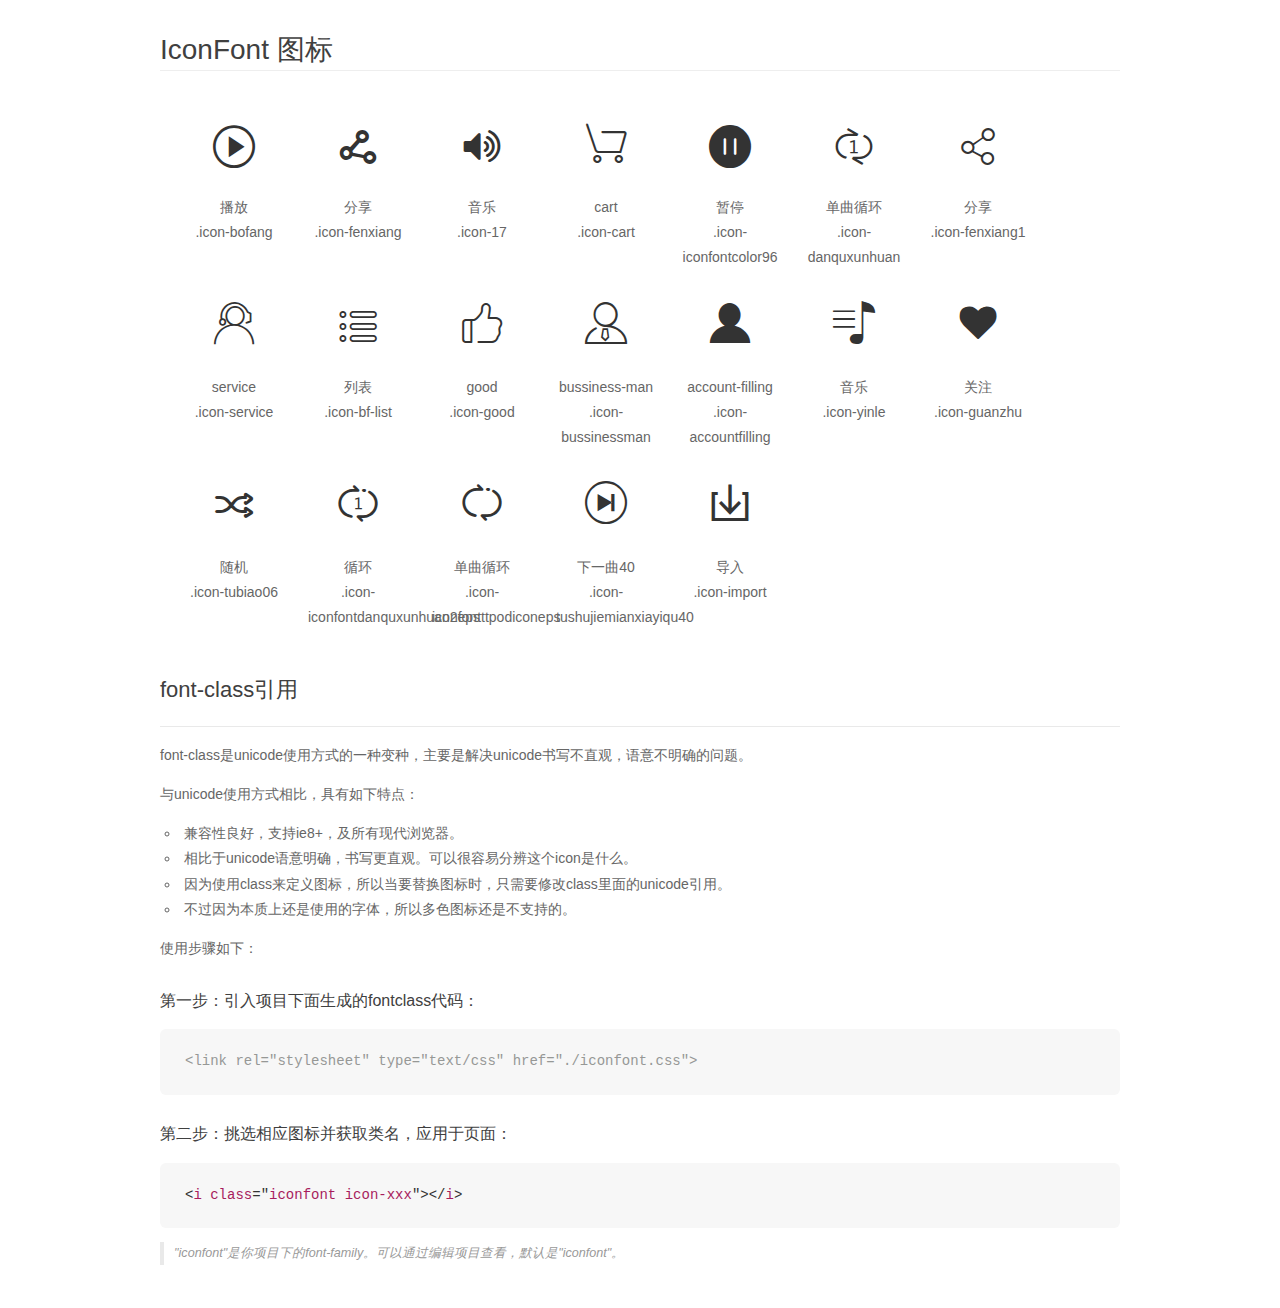
<file: icon/demo_fontclass.html>
<!DOCTYPE html>
<html>
<head>
    <meta charset="utf-8"/>
    <title>IconFont</title>
    <link rel="stylesheet" href="demo.css">
    <link rel="stylesheet" href="iconfont.css">
</head>
<body>
    <div class="main markdown">
        <h1>IconFont 图标</h1>
        <ul class="icon_lists clear">
            
                <li>
                <i class="icon iconfont icon-bofang"></i>
                    <div class="name">播放</div>
                    <div class="fontclass">.icon-bofang</div>
                </li>
            
                <li>
                <i class="icon iconfont icon-fenxiang"></i>
                    <div class="name">分享</div>
                    <div class="fontclass">.icon-fenxiang</div>
                </li>
            
                <li>
                <i class="icon iconfont icon-17"></i>
                    <div class="name">音乐</div>
                    <div class="fontclass">.icon-17</div>
                </li>
            
                <li>
                <i class="icon iconfont icon-cart"></i>
                    <div class="name">cart</div>
                    <div class="fontclass">.icon-cart</div>
                </li>
            
                <li>
                <i class="icon iconfont icon-iconfontcolor96"></i>
                    <div class="name">暂停</div>
                    <div class="fontclass">.icon-iconfontcolor96</div>
                </li>
            
                <li>
                <i class="icon iconfont icon-danquxunhuan"></i>
                    <div class="name">单曲循环</div>
                    <div class="fontclass">.icon-danquxunhuan</div>
                </li>
            
                <li>
                <i class="icon iconfont icon-fenxiang1"></i>
                    <div class="name">分享</div>
                    <div class="fontclass">.icon-fenxiang1</div>
                </li>
            
                <li>
                <i class="icon iconfont icon-service"></i>
                    <div class="name">service</div>
                    <div class="fontclass">.icon-service</div>
                </li>
            
                <li>
                <i class="icon iconfont icon-bf-list"></i>
                    <div class="name">列表</div>
                    <div class="fontclass">.icon-bf-list</div>
                </li>
            
                <li>
                <i class="icon iconfont icon-good"></i>
                    <div class="name">good</div>
                    <div class="fontclass">.icon-good</div>
                </li>
            
                <li>
                <i class="icon iconfont icon-bussinessman"></i>
                    <div class="name">bussiness-man</div>
                    <div class="fontclass">.icon-bussinessman</div>
                </li>
            
                <li>
                <i class="icon iconfont icon-accountfilling"></i>
                    <div class="name">account-filling</div>
                    <div class="fontclass">.icon-accountfilling</div>
                </li>
            
                <li>
                <i class="icon iconfont icon-yinle"></i>
                    <div class="name">音乐</div>
                    <div class="fontclass">.icon-yinle</div>
                </li>
            
                <li>
                <i class="icon iconfont icon-guanzhu"></i>
                    <div class="name">关注</div>
                    <div class="fontclass">.icon-guanzhu</div>
                </li>
            
                <li>
                <i class="icon iconfont icon-tubiao06"></i>
                    <div class="name">随机</div>
                    <div class="fontclass">.icon-tubiao06</div>
                </li>
            
                <li>
                <i class="icon iconfont icon-iconfontdanquxunhuan2eps"></i>
                    <div class="name">循环</div>
                    <div class="fontclass">.icon-iconfontdanquxunhuan2eps</div>
                </li>
            
                <li>
                <i class="icon iconfont icon-iconfontttpodiconeps"></i>
                    <div class="name">单曲循环</div>
                    <div class="fontclass">.icon-iconfontttpodiconeps</div>
                </li>
            
                <li>
                <i class="icon iconfont icon-tushujiemianxiayiqu40"></i>
                    <div class="name">下一曲40</div>
                    <div class="fontclass">.icon-tushujiemianxiayiqu40</div>
                </li>
            
                <li>
                <i class="icon iconfont icon-import"></i>
                    <div class="name">导入</div>
                    <div class="fontclass">.icon-import</div>
                </li>
            
        </ul>

        <h2 id="font-class-">font-class引用</h2>
        <hr>

        <p>font-class是unicode使用方式的一种变种，主要是解决unicode书写不直观，语意不明确的问题。</p>
        <p>与unicode使用方式相比，具有如下特点：</p>
        <ul>
        <li>兼容性良好，支持ie8+，及所有现代浏览器。</li>
        <li>相比于unicode语意明确，书写更直观。可以很容易分辨这个icon是什么。</li>
        <li>因为使用class来定义图标，所以当要替换图标时，只需要修改class里面的unicode引用。</li>
        <li>不过因为本质上还是使用的字体，所以多色图标还是不支持的。</li>
        </ul>
        <p>使用步骤如下：</p>
        <h3 id="-fontclass-">第一步：引入项目下面生成的fontclass代码：</h3>


        <pre><code class="lang-js hljs javascript"><span class="hljs-comment">&lt;link rel="stylesheet" type="text/css" href="./iconfont.css"&gt;</span></code></pre>
        <h3 id="-">第二步：挑选相应图标并获取类名，应用于页面：</h3>
        <pre><code class="lang-css hljs">&lt;<span class="hljs-selector-tag">i</span> <span class="hljs-selector-tag">class</span>="<span class="hljs-selector-tag">iconfont</span> <span class="hljs-selector-tag">icon-xxx</span>"&gt;&lt;/<span class="hljs-selector-tag">i</span>&gt;</code></pre>
        <blockquote>
        <p>"iconfont"是你项目下的font-family。可以通过编辑项目查看，默认是"iconfont"。</p>
        </blockquote>
    </div>
</body>
</html>
</file>
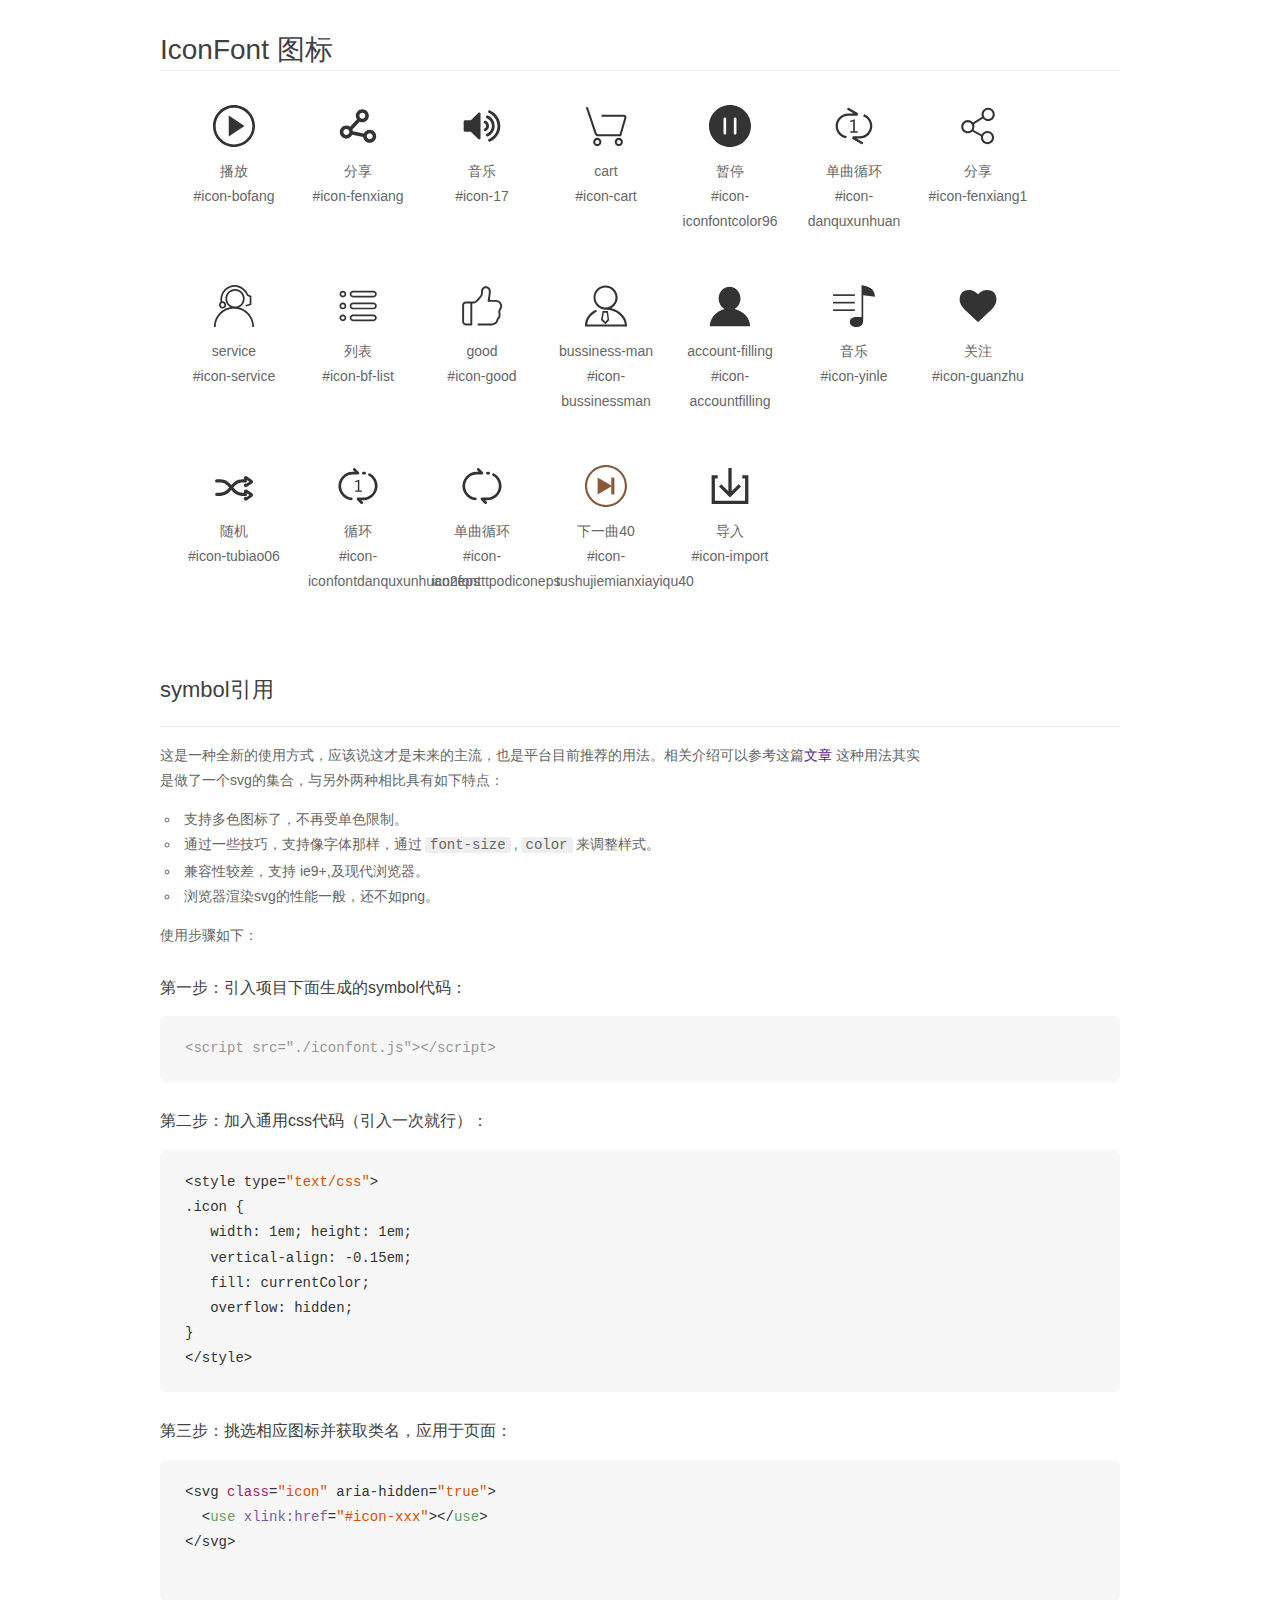
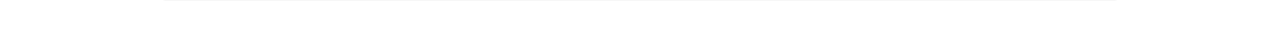
<file: icon/demo_symbol.html>
<!DOCTYPE html>
<html>
<head>
    <meta charset="utf-8"/>
    <title>IconFont</title>
    <link rel="stylesheet" href="demo.css">
    <script src="iconfont.js"></script>

    <style type="text/css">
        .icon {
          /* 通过设置 font-size 来改变图标大小 */
          width: 1em; height: 1em;
          /* 图标和文字相邻时，垂直对齐 */
          vertical-align: -0.15em;
          /* 通过设置 color 来改变 SVG 的颜色/fill */
          fill: currentColor;
          /* path 和 stroke 溢出 viewBox 部分在 IE 下会显示
             normalize.css 中也包含这行 */
          overflow: hidden;
        }

    </style>
</head>
<body>
    <div class="main markdown">
        <h1>IconFont 图标</h1>
        <ul class="icon_lists clear">
            
                <li>
                    <svg class="icon" aria-hidden="true">
                        <use xlink:href="#icon-bofang"></use>
                    </svg>
                    <div class="name">播放</div>
                    <div class="fontclass">#icon-bofang</div>
                </li>
            
                <li>
                    <svg class="icon" aria-hidden="true">
                        <use xlink:href="#icon-fenxiang"></use>
                    </svg>
                    <div class="name">分享</div>
                    <div class="fontclass">#icon-fenxiang</div>
                </li>
            
                <li>
                    <svg class="icon" aria-hidden="true">
                        <use xlink:href="#icon-17"></use>
                    </svg>
                    <div class="name">音乐</div>
                    <div class="fontclass">#icon-17</div>
                </li>
            
                <li>
                    <svg class="icon" aria-hidden="true">
                        <use xlink:href="#icon-cart"></use>
                    </svg>
                    <div class="name">cart</div>
                    <div class="fontclass">#icon-cart</div>
                </li>
            
                <li>
                    <svg class="icon" aria-hidden="true">
                        <use xlink:href="#icon-iconfontcolor96"></use>
                    </svg>
                    <div class="name">暂停</div>
                    <div class="fontclass">#icon-iconfontcolor96</div>
                </li>
            
                <li>
                    <svg class="icon" aria-hidden="true">
                        <use xlink:href="#icon-danquxunhuan"></use>
                    </svg>
                    <div class="name">单曲循环</div>
                    <div class="fontclass">#icon-danquxunhuan</div>
                </li>
            
                <li>
                    <svg class="icon" aria-hidden="true">
                        <use xlink:href="#icon-fenxiang1"></use>
                    </svg>
                    <div class="name">分享</div>
                    <div class="fontclass">#icon-fenxiang1</div>
                </li>
            
                <li>
                    <svg class="icon" aria-hidden="true">
                        <use xlink:href="#icon-service"></use>
                    </svg>
                    <div class="name">service</div>
                    <div class="fontclass">#icon-service</div>
                </li>
            
                <li>
                    <svg class="icon" aria-hidden="true">
                        <use xlink:href="#icon-bf-list"></use>
                    </svg>
                    <div class="name">列表</div>
                    <div class="fontclass">#icon-bf-list</div>
                </li>
            
                <li>
                    <svg class="icon" aria-hidden="true">
                        <use xlink:href="#icon-good"></use>
                    </svg>
                    <div class="name">good</div>
                    <div class="fontclass">#icon-good</div>
                </li>
            
                <li>
                    <svg class="icon" aria-hidden="true">
                        <use xlink:href="#icon-bussinessman"></use>
                    </svg>
                    <div class="name">bussiness-man</div>
                    <div class="fontclass">#icon-bussinessman</div>
                </li>
            
                <li>
                    <svg class="icon" aria-hidden="true">
                        <use xlink:href="#icon-accountfilling"></use>
                    </svg>
                    <div class="name">account-filling</div>
                    <div class="fontclass">#icon-accountfilling</div>
                </li>
            
                <li>
                    <svg class="icon" aria-hidden="true">
                        <use xlink:href="#icon-yinle"></use>
                    </svg>
                    <div class="name">音乐</div>
                    <div class="fontclass">#icon-yinle</div>
                </li>
            
                <li>
                    <svg class="icon" aria-hidden="true">
                        <use xlink:href="#icon-guanzhu"></use>
                    </svg>
                    <div class="name">关注</div>
                    <div class="fontclass">#icon-guanzhu</div>
                </li>
            
                <li>
                    <svg class="icon" aria-hidden="true">
                        <use xlink:href="#icon-tubiao06"></use>
                    </svg>
                    <div class="name">随机</div>
                    <div class="fontclass">#icon-tubiao06</div>
                </li>
            
                <li>
                    <svg class="icon" aria-hidden="true">
                        <use xlink:href="#icon-iconfontdanquxunhuan2eps"></use>
                    </svg>
                    <div class="name">循环</div>
                    <div class="fontclass">#icon-iconfontdanquxunhuan2eps</div>
                </li>
            
                <li>
                    <svg class="icon" aria-hidden="true">
                        <use xlink:href="#icon-iconfontttpodiconeps"></use>
                    </svg>
                    <div class="name">单曲循环</div>
                    <div class="fontclass">#icon-iconfontttpodiconeps</div>
                </li>
            
                <li>
                    <svg class="icon" aria-hidden="true">
                        <use xlink:href="#icon-tushujiemianxiayiqu40"></use>
                    </svg>
                    <div class="name">下一曲40</div>
                    <div class="fontclass">#icon-tushujiemianxiayiqu40</div>
                </li>
            
                <li>
                    <svg class="icon" aria-hidden="true">
                        <use xlink:href="#icon-import"></use>
                    </svg>
                    <div class="name">导入</div>
                    <div class="fontclass">#icon-import</div>
                </li>
            
        </ul>


        <h2 id="symbol-">symbol引用</h2>
        <hr>

        <p>这是一种全新的使用方式，应该说这才是未来的主流，也是平台目前推荐的用法。相关介绍可以参考这篇<a href="">文章</a>
        这种用法其实是做了一个svg的集合，与另外两种相比具有如下特点：</p>
        <ul>
          <li>支持多色图标了，不再受单色限制。</li>
          <li>通过一些技巧，支持像字体那样，通过<code>font-size</code>,<code>color</code>来调整样式。</li>
          <li>兼容性较差，支持 ie9+,及现代浏览器。</li>
          <li>浏览器渲染svg的性能一般，还不如png。</li>
        </ul>
        <p>使用步骤如下：</p>
        <h3 id="-symbol-">第一步：引入项目下面生成的symbol代码：</h3>
        <pre><code class="lang-js hljs javascript"><span class="hljs-comment">&lt;script src="./iconfont.js"&gt;&lt;/script&gt;</span></code></pre>
        <h3 id="-css-">第二步：加入通用css代码（引入一次就行）：</h3>
        <pre><code class="lang-js hljs javascript">&lt;style type=<span class="hljs-string">"text/css"</span>&gt;
.icon {
   width: <span class="hljs-number">1</span>em; height: <span class="hljs-number">1</span>em;
   vertical-align: <span class="hljs-number">-0.15</span>em;
   fill: currentColor;
   overflow: hidden;
}
&lt;<span class="hljs-regexp">/style&gt;</span></code></pre>
        <h3 id="-">第三步：挑选相应图标并获取类名，应用于页面：</h3>
        <pre><code class="lang-js hljs javascript">&lt;svg <span class="hljs-class"><span class="hljs-keyword">class</span></span>=<span class="hljs-string">"icon"</span> aria-hidden=<span class="hljs-string">"true"</span>&gt;<span class="xml"><span class="hljs-tag">
  &lt;<span class="hljs-name">use</span> <span class="hljs-attr">xlink:href</span>=<span class="hljs-string">"#icon-xxx"</span>&gt;</span><span class="hljs-tag">&lt;/<span class="hljs-name">use</span>&gt;</span>
</span>&lt;<span class="hljs-regexp">/svg&gt;
        </span></code></pre>
    </div>
</body>
</html>
</file>
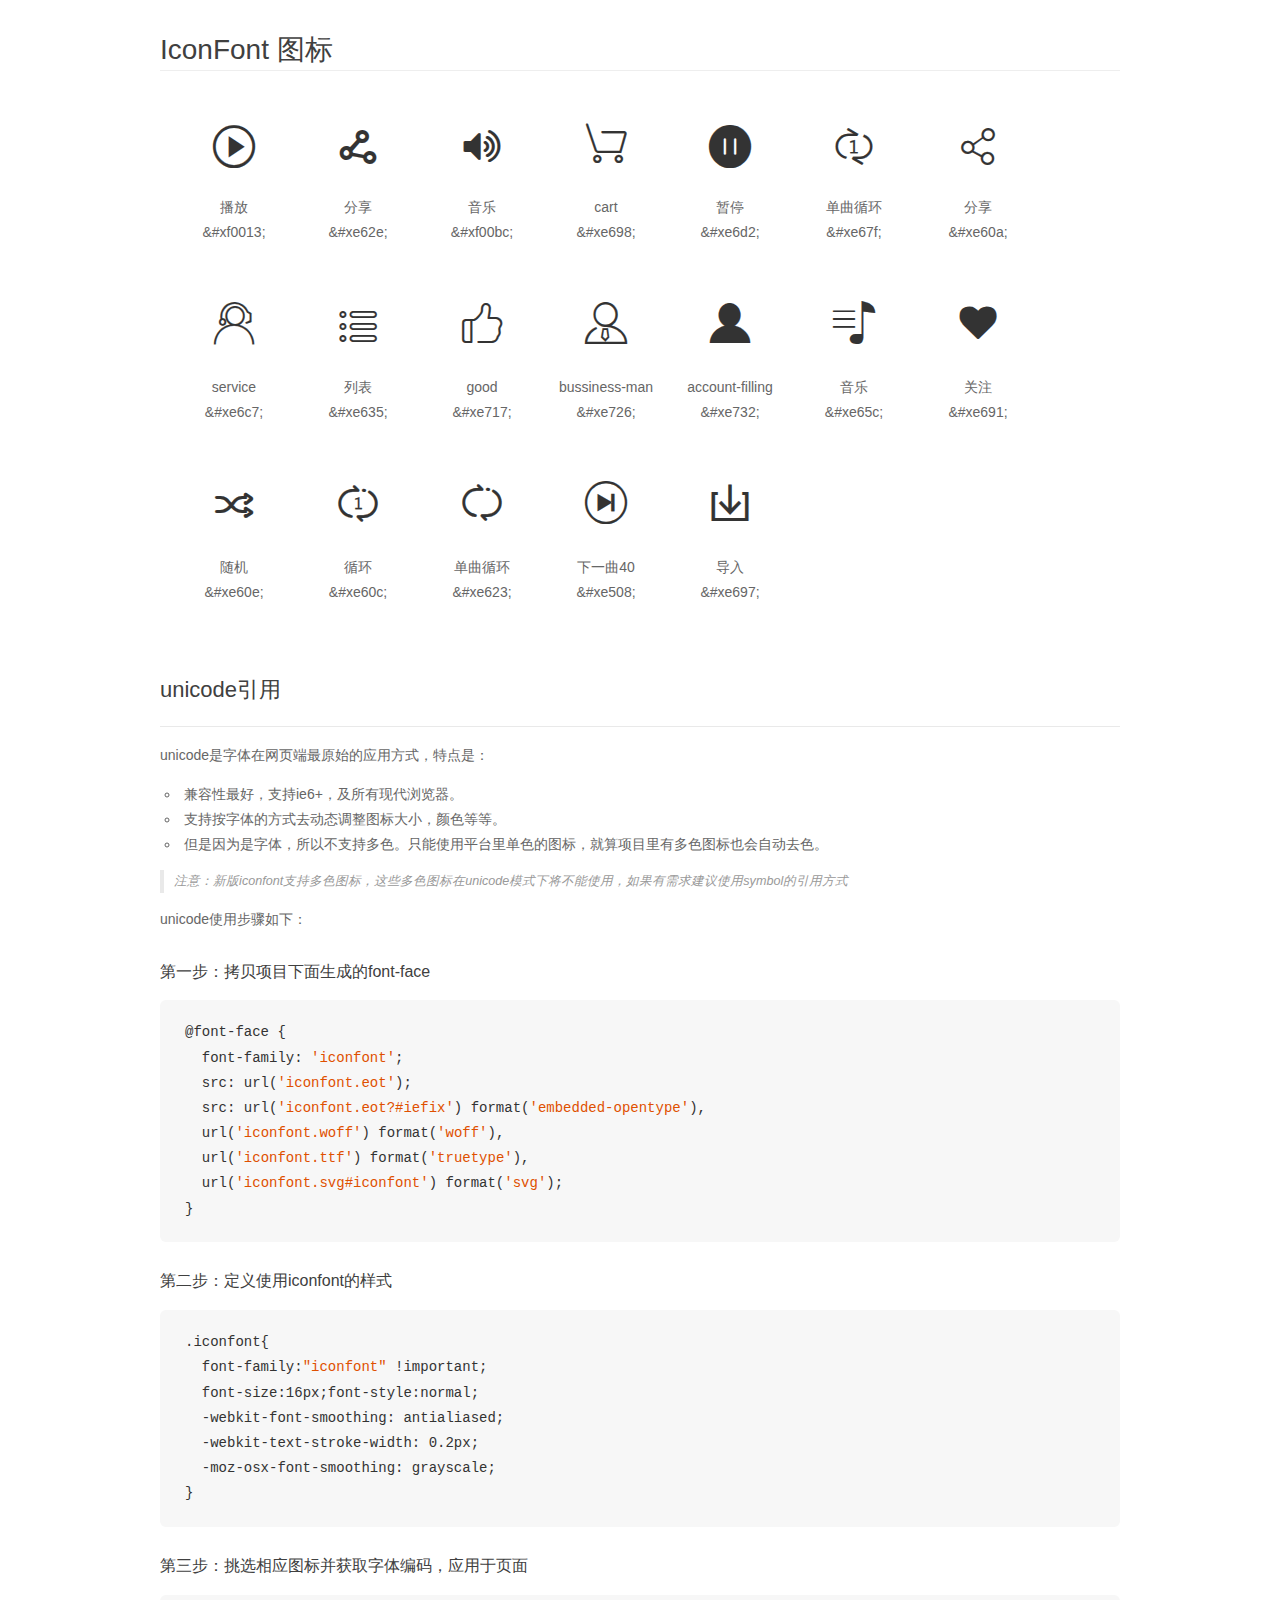
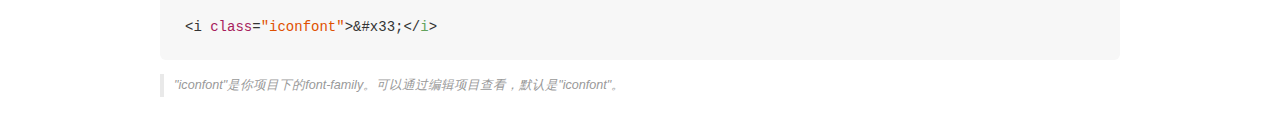
<file: icon/demo_unicode.html>
<!DOCTYPE html>
<html>
<head>
    <meta charset="utf-8"/>
    <title>IconFont</title>
    <link rel="stylesheet" href="demo.css">

    <style type="text/css">

        @font-face {font-family: "iconfont";
          src: url('iconfont.eot'); /* IE9*/
          src: url('iconfont.eot#iefix') format('embedded-opentype'), /* IE6-IE8 */
          url('iconfont.woff') format('woff'), /* chrome, firefox */
          url('iconfont.ttf') format('truetype'), /* chrome, firefox, opera, Safari, Android, iOS 4.2+*/
          url('iconfont.svg#iconfont') format('svg'); /* iOS 4.1- */
        }

        .iconfont {
          font-family:"iconfont" !important;
          font-size:16px;
          font-style:normal;
          -webkit-font-smoothing: antialiased;
          -webkit-text-stroke-width: 0.2px;
          -moz-osx-font-smoothing: grayscale;
        }

    </style>
</head>
<body>
    <div class="main markdown">
        <h1>IconFont 图标</h1>
        <ul class="icon_lists clear">
            
                <li>
                <i class="icon iconfont">&#xf0013;</i>
                    <div class="name">播放</div>
                    <div class="code">&amp;#xf0013;</div>
                </li>
            
                <li>
                <i class="icon iconfont">&#xe62e;</i>
                    <div class="name">分享</div>
                    <div class="code">&amp;#xe62e;</div>
                </li>
            
                <li>
                <i class="icon iconfont">&#xf00bc;</i>
                    <div class="name">音乐</div>
                    <div class="code">&amp;#xf00bc;</div>
                </li>
            
                <li>
                <i class="icon iconfont">&#xe698;</i>
                    <div class="name">cart</div>
                    <div class="code">&amp;#xe698;</div>
                </li>
            
                <li>
                <i class="icon iconfont">&#xe6d2;</i>
                    <div class="name">暂停</div>
                    <div class="code">&amp;#xe6d2;</div>
                </li>
            
                <li>
                <i class="icon iconfont">&#xe67f;</i>
                    <div class="name">单曲循环</div>
                    <div class="code">&amp;#xe67f;</div>
                </li>
            
                <li>
                <i class="icon iconfont">&#xe60a;</i>
                    <div class="name">分享</div>
                    <div class="code">&amp;#xe60a;</div>
                </li>
            
                <li>
                <i class="icon iconfont">&#xe6c7;</i>
                    <div class="name">service</div>
                    <div class="code">&amp;#xe6c7;</div>
                </li>
            
                <li>
                <i class="icon iconfont">&#xe635;</i>
                    <div class="name">列表</div>
                    <div class="code">&amp;#xe635;</div>
                </li>
            
                <li>
                <i class="icon iconfont">&#xe717;</i>
                    <div class="name">good</div>
                    <div class="code">&amp;#xe717;</div>
                </li>
            
                <li>
                <i class="icon iconfont">&#xe726;</i>
                    <div class="name">bussiness-man</div>
                    <div class="code">&amp;#xe726;</div>
                </li>
            
                <li>
                <i class="icon iconfont">&#xe732;</i>
                    <div class="name">account-filling</div>
                    <div class="code">&amp;#xe732;</div>
                </li>
            
                <li>
                <i class="icon iconfont">&#xe65c;</i>
                    <div class="name">音乐</div>
                    <div class="code">&amp;#xe65c;</div>
                </li>
            
                <li>
                <i class="icon iconfont">&#xe691;</i>
                    <div class="name">关注</div>
                    <div class="code">&amp;#xe691;</div>
                </li>
            
                <li>
                <i class="icon iconfont">&#xe60e;</i>
                    <div class="name">随机</div>
                    <div class="code">&amp;#xe60e;</div>
                </li>
            
                <li>
                <i class="icon iconfont">&#xe60c;</i>
                    <div class="name">循环</div>
                    <div class="code">&amp;#xe60c;</div>
                </li>
            
                <li>
                <i class="icon iconfont">&#xe623;</i>
                    <div class="name">单曲循环</div>
                    <div class="code">&amp;#xe623;</div>
                </li>
            
                <li>
                <i class="icon iconfont">&#xe508;</i>
                    <div class="name">下一曲40</div>
                    <div class="code">&amp;#xe508;</div>
                </li>
            
                <li>
                <i class="icon iconfont">&#xe697;</i>
                    <div class="name">导入</div>
                    <div class="code">&amp;#xe697;</div>
                </li>
            
        </ul>
        <h2 id="unicode-">unicode引用</h2>
        <hr>

        <p>unicode是字体在网页端最原始的应用方式，特点是：</p>
        <ul>
        <li>兼容性最好，支持ie6+，及所有现代浏览器。</li>
        <li>支持按字体的方式去动态调整图标大小，颜色等等。</li>
        <li>但是因为是字体，所以不支持多色。只能使用平台里单色的图标，就算项目里有多色图标也会自动去色。</li>
        </ul>
        <blockquote>
        <p>注意：新版iconfont支持多色图标，这些多色图标在unicode模式下将不能使用，如果有需求建议使用symbol的引用方式</p>
        </blockquote>
        <p>unicode使用步骤如下：</p>
        <h3 id="-font-face">第一步：拷贝项目下面生成的font-face</h3>
        <pre><code class="lang-js hljs javascript">@font-face {
  font-family: <span class="hljs-string">'iconfont'</span>;
  src: url(<span class="hljs-string">'iconfont.eot'</span>);
  src: url(<span class="hljs-string">'iconfont.eot?#iefix'</span>) format(<span class="hljs-string">'embedded-opentype'</span>),
  url(<span class="hljs-string">'iconfont.woff'</span>) format(<span class="hljs-string">'woff'</span>),
  url(<span class="hljs-string">'iconfont.ttf'</span>) format(<span class="hljs-string">'truetype'</span>),
  url(<span class="hljs-string">'iconfont.svg#iconfont'</span>) format(<span class="hljs-string">'svg'</span>);
}
</code></pre>
        <h3 id="-iconfont-">第二步：定义使用iconfont的样式</h3>
        <pre><code class="lang-js hljs javascript">.iconfont{
  font-family:<span class="hljs-string">"iconfont"</span> !important;
  font-size:<span class="hljs-number">16</span>px;font-style:normal;
  -webkit-font-smoothing: antialiased;
  -webkit-text-stroke-width: <span class="hljs-number">0.2</span>px;
  -moz-osx-font-smoothing: grayscale;
}
</code></pre>
        <h3 id="-">第三步：挑选相应图标并获取字体编码，应用于页面</h3>
        <pre><code class="lang-js hljs javascript">&lt;i <span class="hljs-class"><span class="hljs-keyword">class</span></span>=<span class="hljs-string">"iconfont"</span>&gt;&amp;#x33;<span class="xml"><span class="hljs-tag">&lt;/<span class="hljs-name">i</span>&gt;</span></span></code></pre>

        <blockquote>
        <p>"iconfont"是你项目下的font-family。可以通过编辑项目查看，默认是"iconfont"。</p>
        </blockquote>
    </div>


</body>
</html>
</file>
<file: icon/iconfont.css>
@font-face {font-family: "iconfont";
  src: url('iconfont.eot?t=1492657798272'); /* IE9*/
  src: url('iconfont.eot?t=1492657798272#iefix') format('embedded-opentype'), /* IE6-IE8 */
  url('iconfont.woff?t=1492657798272') format('woff'), /* chrome, firefox */
  url('iconfont.ttf?t=1492657798272') format('truetype'), /* chrome, firefox, opera, Safari, Android, iOS 4.2+*/
  url('iconfont.svg?t=1492657798272#iconfont') format('svg'); /* iOS 4.1- */
}

.iconfont {
  font-family:"iconfont" !important;
  font-size:16px;
  font-style:normal;
  -webkit-font-smoothing: antialiased;
  -moz-osx-font-smoothing: grayscale;
}

.icon-bofang:before { content: "\f0013"; }

.icon-fenxiang:before { content: "\e62e"; }

.icon-17:before { content: "\f00bc"; }

.icon-cart:before { content: "\e698"; }

.icon-iconfontcolor96:before { content: "\e6d2"; }

.icon-danquxunhuan:before { content: "\e67f"; }

.icon-fenxiang1:before { content: "\e60a"; }

.icon-service:before { content: "\e6c7"; }

.icon-bf-list:before { content: "\e635"; }

.icon-good:before { content: "\e717"; }

.icon-bussinessman:before { content: "\e726"; }

.icon-accountfilling:before { content: "\e732"; }

.icon-yinle:before { content: "\e65c"; }

.icon-guanzhu:before { content: "\e691"; }

.icon-tubiao06:before { content: "\e60e"; }

.icon-iconfontdanquxunhuan2eps:before { content: "\e60c"; }

.icon-iconfontttpodiconeps:before { content: "\e623"; }

.icon-tushujiemianxiayiqu40:before { content: "\e508"; }

.icon-import:before { content: "\e697"; }
</file>
<file: icon/demo.css>
*{margin: 0;padding: 0;list-style: none;}
/*
KISSY CSS Reset
理念：1. reset 的目的不是清除浏览器的默认样式，这仅是部分工作。清除和重置是紧密不可分的。
2. reset 的目的不是让默认样式在所有浏览器下一致，而是减少默认样式有可能带来的问题。
3. reset 期望提供一套普适通用的基础样式。但没有银弹，推荐根据具体需求，裁剪和修改后再使用。
特色：1. 适应中文；2. 基于最新主流浏览器。
维护：玉伯<lifesinger@gmail.com>, 正淳<ragecarrier@gmail.com>
 */

/** 清除内外边距 **/
body, h1, h2, h3, h4, h5, h6, hr, p, blockquote, /* structural elements 结构元素 */
dl, dt, dd, ul, ol, li, /* list elements 列表元素 */
pre, /* text formatting elements 文本格式元素 */
form, fieldset, legend, button, input, textarea, /* form elements 表单元素 */
th, td /* table elements 表格元素 */ {
  margin: 0;
  padding: 0;
}

/** 设置默认字体 **/
body,
button, input, select, textarea /* for ie */ {
  font: 12px/1.5 tahoma, arial, \5b8b\4f53, sans-serif;
}
h1, h2, h3, h4, h5, h6 { font-size: 100%; }
address, cite, dfn, em, var { font-style: normal; } /* 将斜体扶正 */
code, kbd, pre, samp { font-family: courier new, courier, monospace; } /* 统一等宽字体 */
small { font-size: 12px; } /* 小于 12px 的中文很难阅读，让 small 正常化 */

/** 重置列表元素 **/
ul, ol { list-style: none; }

/** 重置文本格式元素 **/
a { text-decoration: none; }
a:hover { text-decoration: underline; }


/** 重置表单元素 **/
legend { color: #000; } /* for ie6 */
fieldset, img { border: 0; } /* img 搭车：让链接里的 img 无边框 */
button, input, select, textarea { font-size: 100%; } /* 使得表单元素在 ie 下能继承字体大小 */
/* 注：optgroup 无法扶正 */

/** 重置表格元素 **/
table { border-collapse: collapse; border-spacing: 0; }

/* 清除浮动 */
.ks-clear:after, .clear:after {
  content: '\20';
  display: block;
  height: 0;
  clear: both;
}
.ks-clear, .clear {
  *zoom: 1;
}

.main {
  padding: 30px 100px;
width: 960px;
margin: 0 auto;
}
.main h1{font-size:36px; color:#333; text-align:left;margin-bottom:30px; border-bottom: 1px solid #eee;}

.helps{margin-top:40px;}
.helps pre{
  padding:20px;
  margin:10px 0;
  border:solid 1px #e7e1cd;
  background-color: #fffdef;
  overflow: auto;
}

.icon_lists{
  width: 100% !important;

}

.icon_lists li{
  float:left;
  width: 100px;
  height:180px;
  text-align: center;
  list-style: none !important;
}
.icon_lists .icon{
  font-size: 42px;
  line-height: 100px;
  margin: 10px 0;
  color:#333;
  -webkit-transition: font-size 0.25s ease-out 0s;
  -moz-transition: font-size 0.25s ease-out 0s;
  transition: font-size 0.25s ease-out 0s;

}
.icon_lists .icon:hover{
  font-size: 100px;
}



.markdown {
  color: #666;
  font-size: 14px;
  line-height: 1.8;
}

.highlight {
  line-height: 1.5;
}

.markdown img {
  vertical-align: middle;
  max-width: 100%;
}

.markdown h1 {
  color: #404040;
  font-weight: 500;
  line-height: 40px;
  margin-bottom: 24px;
}

.markdown h2,
.markdown h3,
.markdown h4,
.markdown h5,
.markdown h6 {
  color: #404040;
  margin: 1.6em 0 0.6em 0;
  font-weight: 500;
  clear: both;
}

.markdown h1 {
  font-size: 28px;
}

.markdown h2 {
  font-size: 22px;
}

.markdown h3 {
  font-size: 16px;
}

.markdown h4 {
  font-size: 14px;
}

.markdown h5 {
  font-size: 12px;
}

.markdown h6 {
  font-size: 12px;
}

.markdown hr {
  height: 1px;
  border: 0;
  background: #e9e9e9;
  margin: 16px 0;
  clear: both;
}

.markdown p,
.markdown pre {
  margin: 1em 0;
}

.markdown > p,
.markdown > blockquote,
.markdown > .highlight,
.markdown > ol,
.markdown > ul {
  width: 80%;
}

.markdown ul > li {
  list-style: circle;
}

.markdown > ul li,
.markdown blockquote ul > li {
  margin-left: 20px;
  padding-left: 4px;
}

.markdown > ul li p,
.markdown > ol li p {
  margin: 0.6em 0;
}

.markdown ol > li {
  list-style: decimal;
}

.markdown > ol li,
.markdown blockquote ol > li {
  margin-left: 20px;
  padding-left: 4px;
}

.markdown code {
  margin: 0 3px;
  padding: 0 5px;
  background: #eee;
  border-radius: 3px;
}

.markdown pre {
  border-radius: 6px;
  background: #f7f7f7;
  padding: 20px;
}

.markdown pre code {
  border: none;
  background: #f7f7f7;
  margin: 0;
}

.markdown strong,
.markdown b {
  font-weight: 600;
}

.markdown > table {
  border-collapse: collapse;
  border-spacing: 0px;
  empty-cells: show;
  border: 1px solid #e9e9e9;
  width: 95%;
  margin-bottom: 24px;
}

.markdown > table th {
  white-space: nowrap;
  color: #333;
  font-weight: 600;

}

.markdown > table th,
.markdown > table td {
  border: 1px solid #e9e9e9;
  padding: 8px 16px;
  text-align: left;
}

.markdown > table th {
  background: #F7F7F7;
}

.markdown blockquote {
  font-size: 90%;
  color: #999;
  border-left: 4px solid #e9e9e9;
  padding-left: 0.8em;
  margin: 1em 0;
  font-style: italic;
}

.markdown blockquote p {
  margin: 0;
}

.markdown .anchor {
  opacity: 0;
  transition: opacity 0.3s ease;
  margin-left: 8px;
}

.markdown .waiting {
  color: #ccc;
}

.markdown h1:hover .anchor,
.markdown h2:hover .anchor,
.markdown h3:hover .anchor,
.markdown h4:hover .anchor,
.markdown h5:hover .anchor,
.markdown h6:hover .anchor {
  opacity: 1;
  display: inline-block;
}

.markdown > br,
.markdown > p > br {
  clear: both;
}


.hljs {
  display: block;
  background: white;
  padding: 0.5em;
  color: #333333;
  overflow-x: auto;
}

.hljs-comment,
.hljs-meta {
  color: #969896;
}

.hljs-string,
.hljs-variable,
.hljs-template-variable,
.hljs-strong,
.hljs-emphasis,
.hljs-quote {
  color: #df5000;
}

.hljs-keyword,
.hljs-selector-tag,
.hljs-type {
  color: #a71d5d;
}

.hljs-literal,
.hljs-symbol,
.hljs-bullet,
.hljs-attribute {
  color: #0086b3;
}

.hljs-section,
.hljs-name {
  color: #63a35c;
}

.hljs-tag {
  color: #333333;
}

.hljs-title,
.hljs-attr,
.hljs-selector-id,
.hljs-selector-class,
.hljs-selector-attr,
.hljs-selector-pseudo {
  color: #795da3;
}

.hljs-addition {
  color: #55a532;
  background-color: #eaffea;
}

.hljs-deletion {
  color: #bd2c00;
  background-color: #ffecec;
}

.hljs-link {
  text-decoration: underline;
}

pre{
  background: #fff;
}
</file>
